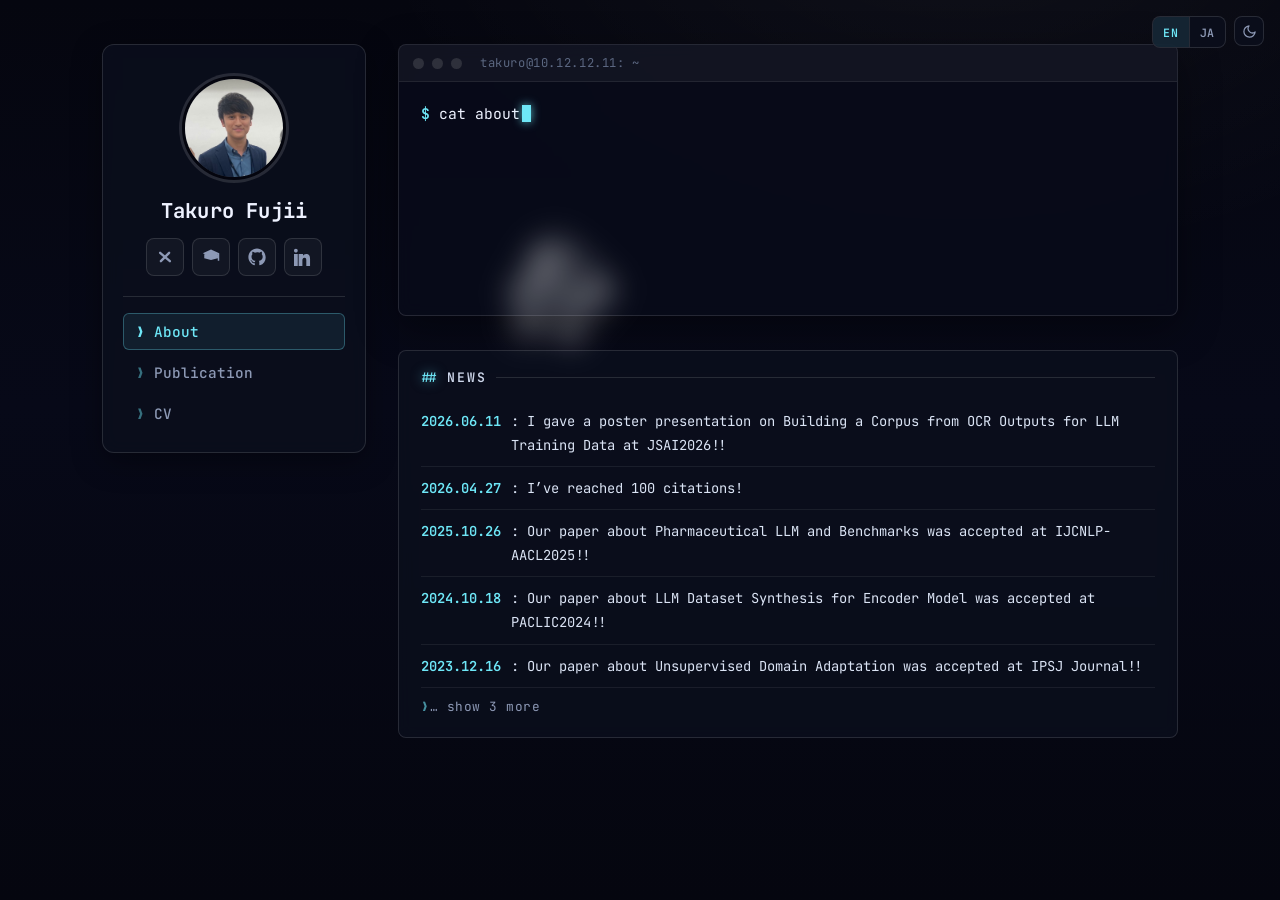
<file: index.html>
<!doctype html>
<html lang="en">
<head>
	<meta charset="utf-8">
	<meta name="viewport" content="width=device-width,initial-scale=1">
	<title>Takuro Fujii</title>
	<meta name="description" content="Takuro Fujii — AI researcher / system engineer. NLP and LLM dataset synthesis.">
	<meta name="theme-color" content="#04050e">
	<link rel="icon" href="data:image/svg+xml,%3Csvg xmlns='http://www.w3.org/2000/svg' viewBox='0 0 100 100'%3E%3Ctext y='0.9em' font-size='90'%3E%F0%9F%AA%90%3C/text%3E%3C/svg%3E">
	<link rel="preconnect" href="https://fonts.googleapis.com">
	<link rel="preconnect" href="https://fonts.gstatic.com" crossorigin>
	<link href="https://fonts.googleapis.com/css2?family=JetBrains+Mono:ital,wght@0,300;0,400;0,500;0,600;0,700;1,400&family=M+PLUS+1+Code:wght@400;500;700&display=swap" rel="stylesheet">
	<link rel="stylesheet" href="styles.css?v=20260629b">
	<script>
	/* テーマ（dark/light）と言語（en/ja）を描画前に適用。URL の ?theme= / ?lang= でも指定可能 */
	(function(){
		var d=document.documentElement;d.classList.add('js');
		var q=new URLSearchParams(location.search);
		var theme=q.get('theme'),lang=q.get('lang');
		try{
			theme=theme||localStorage.getItem('site-theme');
			lang=lang||localStorage.getItem('site-lang');
		}catch(e){}
		if(theme==='light')d.classList.add('light');
		if(lang==='ja'){d.classList.add('lang-ja');d.lang='ja';}
	})();
	</script>
</head>
<body>
	<div class="site">
		<aside class="sidebar" aria-label="サイトナビゲーション">
			<div id="shared-sidebar"></div>
		</aside>

		<main class="content">

			<section class="terminal about" id="about" aria-label="About Me">
				<div class="terminal-bar">
					<span class="t-dot t-red"></span>
					<span class="t-dot t-yellow"></span>
					<span class="t-dot t-green"></span>
					<span class="terminal-title">takuro@10.12.12.11: ~</span>
				</div>
				<div class="terminal-body">
					<p class="term-line" hidden><span class="t-prompt">$&nbsp;</span><span class="t-cmd" data-cmd="cat about_me.md"></span></p>
					<div class="type-target">
						<h4><span lang="en">About Me</span><span lang="ja">自己紹介</span></h4>
						<p lang="en">
						I develop and research AI/LLM in <a href="https://www.rd.ntt/organization/laboratory/" target="_blank" rel="noopener">NTT Human Informatics Laboratories, NTT, Inc.</a> .
						My recent research topics lie in deep learning about Neural Language Processing, in particular, LLM dataset synthesis.
						I obtained my Master's degrees from Yokohama National University in 2024, under the supervision of <a href="https://researchmap.jp/hamagami" target="_blank" rel="noopener">Prof. Tomoki Hamagami</a>.
						</p>
						<p lang="ja">
						<a href="https://www.rd.ntt/organization/laboratory/" target="_blank" rel="noopener">NTT人間情報研究所（NTT株式会社）</a>にて、AI/LLMの研究開発に取り組んでいます。
						最近興味のある研究テーマは自然言語処理、特にLLMによるデータセット合成です。
						2024年に横浜国立大学にて<a href="https://researchmap.jp/hamagami" target="_blank" rel="noopener">濱上知樹教授</a>の指導のもと修士号を取得しました。
						</p>
					</div>
				</div>
			</section>

			<section class="news" aria-label="News">
				<h4><span lang="en">News</span><span lang="ja">ニュース</span></h4>
				<ul>
				<li lang="en"><span class="news-date">2026.06.11</span>: I gave a poster presentation on Building a Corpus from OCR Outputs for LLM Training Data at JSAI2026!!</li>
				<li lang="ja"><span class="news-date">2026.06.11</span>: JSAI2026にてLLM学習データのためのOCR出力コーパス化に関するポスター発表を行いました!!</li>
				<li lang="en"><span class="news-date">2026.04.27</span>: I’ve reached 100 citations!</li>
				<li lang="ja"><span class="news-date">2026.04.27</span>: 被引用数が100件に到達しました!</li>
				<li lang="en"><span class="news-date">2025.10.26</span>: Our paper about Pharmaceutical LLM and Benchmarks was accepted at IJCNLP-AACL2025!!</li>
				<li lang="ja"><span class="news-date">2025.10.26</span>: 製薬LLMとベンチマークに関する論文がIJCNLP-AACL2025に採択されました!!</li>
				<li lang="en"><span class="news-date">2024.10.18</span>: Our paper about LLM Dataset Synthesis for Encoder Model was accepted at PACLIC2024!!</li>
				<li lang="ja"><span class="news-date">2024.10.18</span>: エンコーダモデルのためのLLMデータセット合成に関する論文がPACLIC2024に採択されました!!</li>
				<li lang="en"><span class="news-date">2023.12.16</span>: Our paper about Unsupervised Domain Adaptation was accepted at IPSJ Journal!!</li>
				<li lang="ja"><span class="news-date">2023.12.16</span>: 教師なしドメイン適応に関する論文が情報処理学会論文誌に採択されました!!</li>
				<li lang="en"><span class="news-date">2023.11.29</span>: Our paper about Video Transformer Model for Sperm Assessment was accepted at WACV2024!!</li>
				<li lang="ja"><span class="news-date">2023.11.29</span>: 精子評価のための動画Transformerモデル構築に関する論文がWACV2024に採択されました!!</li>
				<li lang="en"><span class="news-date">2023.08.11</span>: Our paper about Text-based Person ReID was accepted at ICCV Workshop!!</li>
				<li lang="ja"><span class="news-date">2023.08.11</span>: テキストベース人物再同定に関する論文がICCVワークショップに採択されました!!</li>
				<li lang="en"><span class="news-date">2023.06.09</span>: Our paper about BERT Tokenizer Analysis was accepted at ACL Student Research Workshop!!</li>
				<li lang="ja"><span class="news-date">2023.06.09</span>: BERTトークナイザの分析に関する論文がACL Student Research Workshopに採択されました!!</li>
				</ul>
			</section>

		</main>
	</div>

	<script src="./includes.js?v=20260629b"></script>
</body>
</html>
</file>
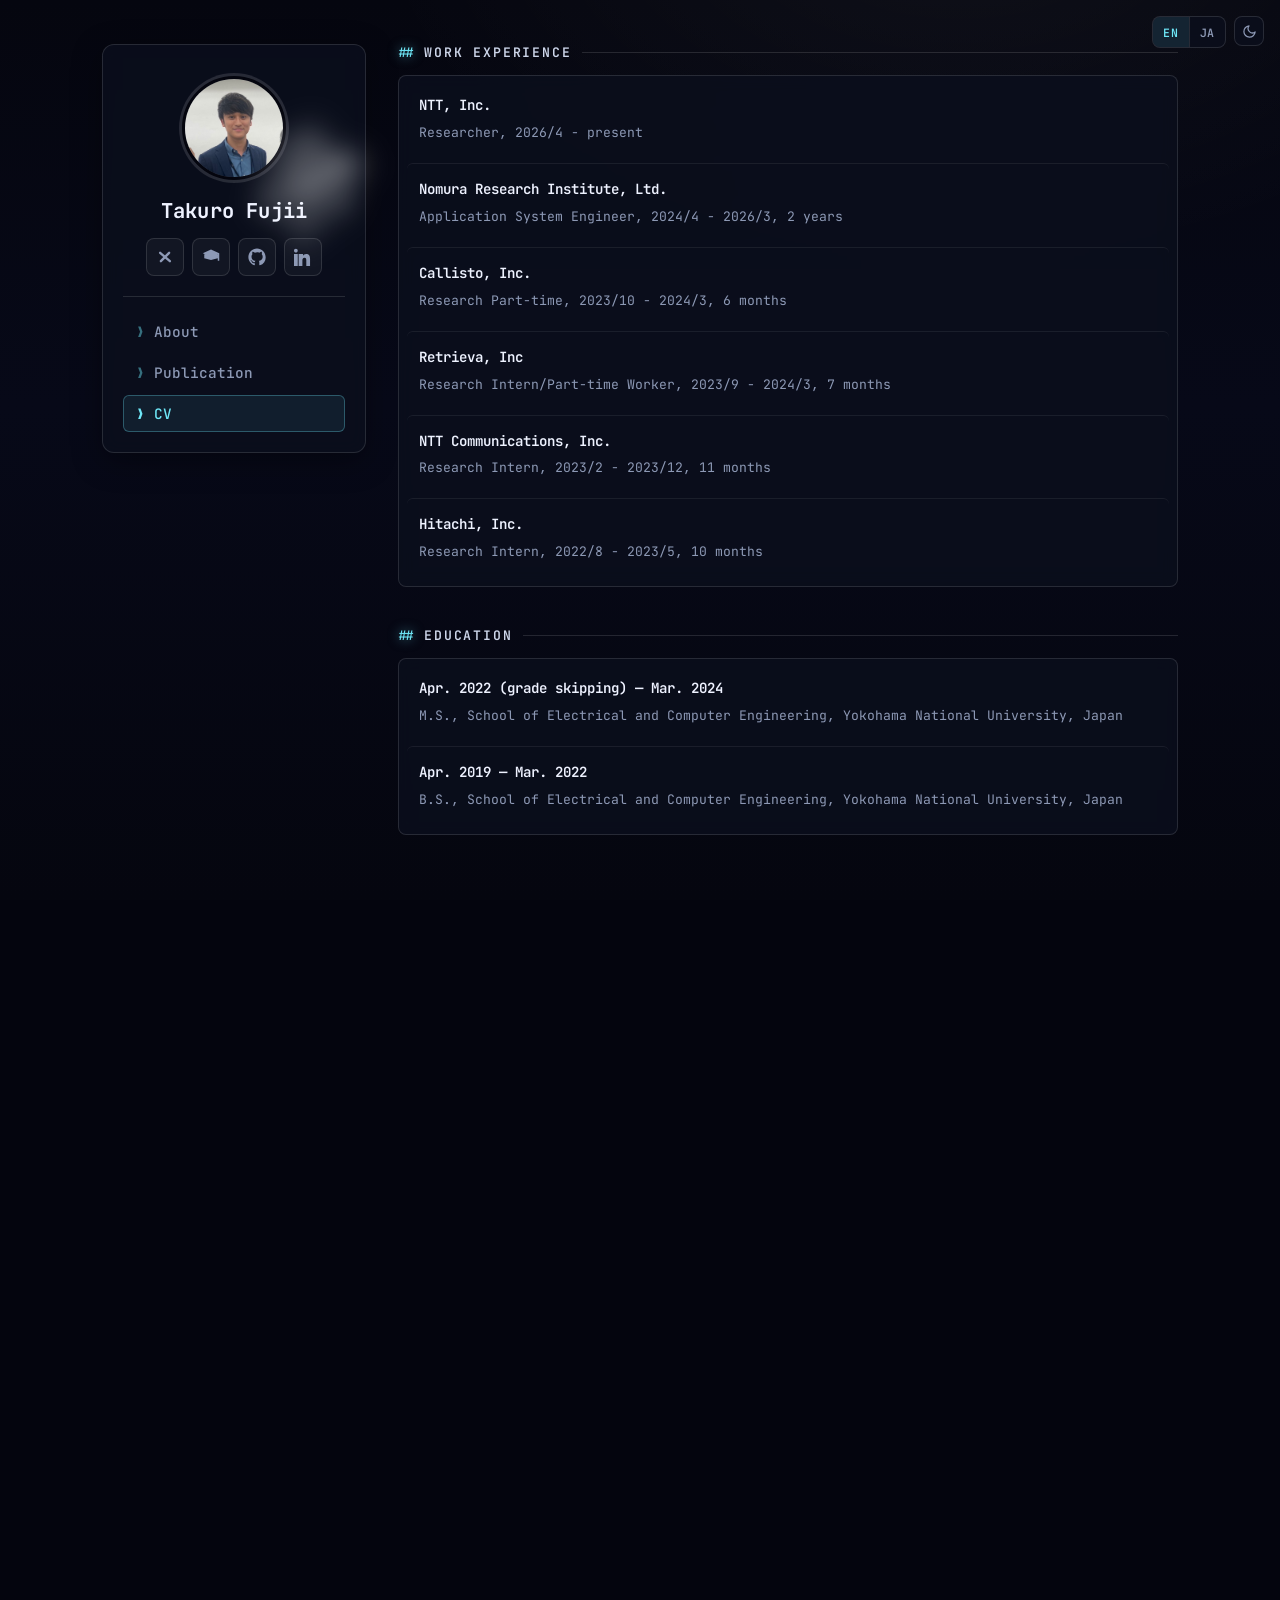
<file: cv.html>
<!doctype html>
<html lang="en">
<head>
  <meta charset="utf-8">
  <meta name="viewport" content="width=device-width,initial-scale=1">
  <!-- iOS 等の電話/日付自動検出を抑止 -->
  <meta name="format-detection" content="telephone=no">
  <title>CV — Takuro Fujii</title>
  <meta name="theme-color" content="#04050e">
  <link rel="icon" href="data:image/svg+xml,%3Csvg xmlns='http://www.w3.org/2000/svg' viewBox='0 0 100 100'%3E%3Ctext y='0.9em' font-size='90'%3E%F0%9F%AA%90%3C/text%3E%3C/svg%3E">
  <link rel="preconnect" href="https://fonts.googleapis.com">
  <link rel="preconnect" href="https://fonts.gstatic.com" crossorigin>
  <link href="https://fonts.googleapis.com/css2?family=JetBrains+Mono:ital,wght@0,300;0,400;0,500;0,600;0,700;1,400&family=M+PLUS+1+Code:wght@400;500;700&display=swap" rel="stylesheet">
  <link rel="stylesheet" href="styles.css?v=20260629b">
  <script>
  /* テーマ（dark/light）と言語（en/ja）を描画前に適用。URL の ?theme= / ?lang= でも指定可能 */
  (function(){
    var d=document.documentElement;d.classList.add('js');
    var q=new URLSearchParams(location.search);
    var theme=q.get('theme'),lang=q.get('lang');
    try{
      theme=theme||localStorage.getItem('site-theme');
      lang=lang||localStorage.getItem('site-lang');
    }catch(e){}
    if(theme==='light')d.classList.add('light');
    if(lang==='ja'){d.classList.add('lang-ja');d.lang='ja';}
  })();
  </script>
</head>
<body>
  <div class="site">
    <aside class="sidebar" aria-label="サイトナビゲーション">
      <div id="shared-sidebar"></div>
    </aside>

    <main class="content">

      <section class="cv">

        <h4><span lang="en">Work Experience</span><span lang="ja">職歴</span></h4>
        <div class="cv-box">

          <div class="cv-item">
            <p class="cv-period" lang="en">NTT, Inc.</p>
            <p class="cv-period" lang="ja">NTT株式会社</p>
            <p class="cv-role" lang="en">Researcher, <span class="no-detect">2026/4 - present</span></p>
            <p class="cv-role" lang="ja">研究員, <span class="no-detect">2026/4 - 現在</span></p>
          </div>

          <div class="cv-item">
            <p class="cv-period" lang="en">Nomura Research Institute, Ltd.</p>
            <p class="cv-period" lang="ja">株式会社野村総合研究所</p>
            <p class="cv-role" lang="en">Application System Engineer, <span class="no-detect">2024/4 - 2026/3</span>, 2 years</p>
            <p class="cv-role" lang="ja">アプリケーションシステムエンジニア, <span class="no-detect">2024/4 - 2026/3</span>, 2年</p>
          </div>

          <div class="cv-item">
            <p class="cv-period" lang="en">Callisto, Inc.</p>
            <p class="cv-period" lang="ja">カリスト株式会社</p>
            <p class="cv-role" lang="en">Research Part-time, <span class="no-detect">2023/10 - 2024/3</span>, 6 months</p>
            <p class="cv-role" lang="ja">研究アルバイト, <span class="no-detect">2023/10 - 2024/3</span>, 6ヶ月</p>
          </div>

          <div class="cv-item">
            <p class="cv-period" lang="en">Retrieva, Inc</p>
            <p class="cv-period" lang="ja">株式会社レトリバ</p>
            <p class="cv-role" lang="en">Research Intern/Part-time Worker, <span class="no-detect">2023/9 - 2024/3</span>, 7 months</p>
            <p class="cv-role" lang="ja">研究インターン・アルバイト, <span class="no-detect">2023/9 - 2024/3</span>, 7ヶ月</p>
          </div>

          <div class="cv-item">
            <p class="cv-period" lang="en">NTT Communications, Inc.</p>
            <p class="cv-period" lang="ja">NTTコミュニケーションズ株式会社</p>
            <p class="cv-role" lang="en">Research Intern, <span class="no-detect">2023/2 - 2023/12</span>, 11 months</p>
            <p class="cv-role" lang="ja">研究インターン, <span class="no-detect">2023/2 - 2023/12</span>, 11ヶ月</p>
          </div>

          <div class="cv-item">
            <p class="cv-period" lang="en">Hitachi, Inc.</p>
            <p class="cv-period" lang="ja">株式会社日立製作所</p>
            <p class="cv-role" lang="en">Research Intern, <span class="no-detect">2022/8 - 2023/5</span>, 10 months</p>
            <p class="cv-role" lang="ja">研究インターン, <span class="no-detect">2022/8 - 2023/5</span>, 10ヶ月</p>
          </div>

        </div>

        <h4><span lang="en">Education</span><span lang="ja">学歴</span></h4>
        <div class="cv-box">

          <div class="cv-item">
            <p class="cv-period" lang="en"><span class="no-detect">Apr. 2022</span> (grade skipping) — <span class="no-detect">Mar. 2024</span></p>
            <p class="cv-period" lang="ja"><span class="no-detect">2022年4月</span>（飛び入学）— <span class="no-detect">2024年3月</span></p>
            <p class="cv-role" lang="en">M.S., School of Electrical and Computer Engineering, Yokohama National University, Japan</p>
            <p class="cv-role" lang="ja">修士号, 電気・コンピュータ工学, 横浜国立大学（日本）</p>
          </div>

          <div class="cv-item">
            <p class="cv-period" lang="en"><span class="no-detect">Apr. 2019</span> — <span class="no-detect">Mar. 2022</span></p>
            <p class="cv-period" lang="ja"><span class="no-detect">2019年4月</span> — <span class="no-detect">2022年3月</span></p>
            <p class="cv-role" lang="en">B.S., School of Electrical and Computer Engineering, Yokohama National University, Japan</p>
            <p class="cv-role" lang="ja">学士号, 電気・コンピュータ工学, 横浜国立大学（日本）</p>
          </div>
        </div>

        <h4><span lang="en">Certifications</span><span lang="ja">資格</span></h4>
        <div class="cv-box">

          <div class="cv-item">
            <p class="cv-period" lang="en">Applied Information Technology Engineer Examination</p>
            <p class="cv-period" lang="ja">応用情報技術者試験</p>
            <p class="cv-role" lang="en">passed in <span class="no-detect">2024/12</span>.</p>
            <p class="cv-role" lang="ja"><span class="no-detect">2024/12</span> 合格</p>
          </div>

          <div class="cv-item">
            <p class="cv-period" lang="en">The 2nd Grade Official Bookkeeping Examination (JCCI)</p>
            <p class="cv-period" lang="ja">日商簿記検定2級</p>
            <p class="cv-role" lang="en">passed in <span class="no-detect">2024/08</span>.</p>
            <p class="cv-role" lang="ja"><span class="no-detect">2024/08</span> 合格</p>
          </div>
        </div>

        <h4><span lang="en">Skills</span><span lang="ja">スキル</span></h4>
        <div class="cv-box">

          <div class="cv-item">
            <p class="cv-period" lang="en">Programming Languages</p>
            <p class="cv-period" lang="ja">プログラミング言語</p>
            <p class="cv-role">Shell, Python, HTML/CSS, Java Script, JSP, Java（Spring Boot）, Node.js</p>
          </div>

          <div class="cv-item">
            <p class="cv-period" lang="en">Frameworks/Libraries</p>
            <p class="cv-period" lang="ja">フレームワーク・ライブラリ</p>
            <p class="cv-role">Deep Learning with PyTorch, transformers, TensorFlow, scikit-learn, NumPy, OpenCV, ...</p>
          </div>

        </div>

        <h4><span lang="en">Activities</span><span lang="ja">活動</span></h4>
        <div class="cv-box">

          <div class="cv-item">
            <p class="cv-period" lang="en">2nd GENIAC Project</p>
            <p class="cv-period" lang="ja">GENIAC 第2期</p>
            <p class="cv-role" lang="en">The phase 2 of GENIAC (Generative AI Accelerator Challenge), The Project of Ministry of Economy, Trade and Industry</p>
            <p class="cv-role" lang="ja">GENIAC（Generative AI Accelerator Challenge）第2期, 経済産業省のプロジェクト</p>
          </div>

          <div class="cv-item">
            <p class="cv-period" lang="en">MIRU Young Researcher's Program</p>
            <p class="cv-period" lang="ja">MIRU若手プログラム</p>
            <p class="cv-role" lang="en">The 26th Meeting on Image Recognition and Understanding (MIRU2023)</p>
            <p class="cv-role" lang="ja">第26回 画像の認識・理解シンポジウム（MIRU2023）</p>
          </div>
        </div>

        <h4><span lang="en">Related Projects</span><span lang="ja">関係したプロジェクト</span></h4>
        <div class="cv-box">

          <div class="cv-item">
            <p class="cv-period" lang="en"><a href="https://group.ntt/jp/newsrelease/2026/11/12/261112a.html" target="_blank" rel="noopener">Established a technique for tuning LLMs to acquire specific expertise from small amounts of data — making it easier to provide customized tsuzumi with business-specific knowledge</a></p>
            <p class="cv-period" lang="ja"><a href="https://group.ntt/jp/newsrelease/2026/11/12/261112a.html" target="_blank" rel="noopener">少量データから特定の専門性を有したLLMにチューニングする技術を確立 ～業務固有の知識を持った個社オリジナルのtsuzumiをもっと容易に提供～</a></p>
            <p class="cv-role" lang="en">NTT Press Release (in Japanese), <span class="no-detect">2026/11/12</span></p>
            <p class="cv-role" lang="ja">NTTニュースリリース, <span class="no-detect">2026/11/12</span></p>
          </div>

        </div>

        <h4><span lang="en">Articles</span><span lang="ja">テックブログ</span></h4>
        <div class="cv-box">

          <div class="cv-item">
            <p class="cv-period" lang="en"><a href="https://zenn.dev/eques/articles/e415fe4d28e9d1">Japanese Pharmaceutical LLM and Benchmarks</a></p>
            <p class="cv-period" lang="ja"><a href="https://zenn.dev/eques/articles/e415fe4d28e9d1">日本語薬学LLMとベンチマーク</a></p>
            <p class="cv-role" lang="en">GENIAC Project Report</p>
            <p class="cv-role" lang="ja">GENIACプロジェクト報告</p>
          </div>

          <div class="cv-item">
            <p class="cv-period" lang="en"><a href="https://note.com/retrieva/n/nbd2e342f91b5">Pseudo Training Data Generation using LLM</a></p>
            <p class="cv-period" lang="ja"><a href="https://note.com/retrieva/n/nbd2e342f91b5">LLMによる擬似学習データ生成</a></p>
            <p class="cv-role" lang="en">Internship Report at Retrieva Inc.</p>
            <p class="cv-role" lang="ja">株式会社レトリバ インターンシップ報告</p>
          </div>

          <div class="cv-item">
            <p class="cv-period" lang="en"><a href="https://note.com/retrieva/n/nac940528b4b3">Inference Time Validation of Japanese LLM</a></p>
            <p class="cv-period" lang="ja"><a href="https://note.com/retrieva/n/nac940528b4b3">日本語LLMの推論時間検証</a></p>
            <p class="cv-role" lang="en">Internship Report at Retrieva Inc.</p>
            <p class="cv-role" lang="ja">株式会社レトリバ インターンシップ報告</p>
          </div>
        </div>

        <h4><span lang="en">Models and Datasets</span><span lang="ja">モデル・データセット</span></h4>
        <div class="cv-box">

          <div class="cv-item">
            <p class="cv-period">JpharmaBench</p>
            <p class="cv-period" lang="en">・<a href="https://huggingface.co/datasets/EQUES/Nayose-Bench-Instruction">The Entity Resolution Dataset in the Pharmaceutical Domain (Instruction Type)</a></p>
            <p class="cv-period" lang="ja">・<a href="https://huggingface.co/datasets/EQUES/Nayose-Bench-Instruction">薬学ドメインの名寄せデータセット（Instruction形式）</a></p>
            <p class="cv-period" lang="en">・<a href="https://huggingface.co/datasets/EQUES/Nayose-Bench-QA">The Entity Resolution Dataset in the Pharmaceutical Domain (five-choices QA Type)</a></p>
            <p class="cv-period" lang="ja">・<a href="https://huggingface.co/datasets/EQUES/Nayose-Bench-QA">薬学ドメインの名寄せデータセット（5択QA形式）</a></p>
          </div>

          <div class="cv-item">
            <p class="cv-period">JpharmaBERT</p>
            <p class="cv-period">・<a href="https://huggingface.co/EQUES/jpharma-bert-large">jpharma-bert-large</a></p>
            <p class="cv-period">・<a href="https://huggingface.co/EQUES/jpharma-bert-base">jpharma-bert-base</a></p>
          </div>
        </div>

        <h4><span lang="en">Grants</span><span lang="ja">助成・奨学金</span></h4>
        <div class="cv-box">

          <div class="cv-item">
            <p class="cv-period" lang="en">・ACL SRW 2023 Student Travel Grant, (2023,7)</p>
            <p class="cv-period" lang="ja">・ACL SRW 2023 学生渡航助成（2023年7月）</p>
            <p class="cv-period" lang="en">・Type 1 Scholarship of Japan Student Services Organization (JASSO), half exemption (2024,7)</p>
            <p class="cv-period" lang="ja">・日本学生支援機構（JASSO）第一種奨学金, 半額返還免除（2024年7月）</p>
          </div>

        </div>

        <h4><span lang="en">Contact</span><span lang="ja">連絡先</span></h4>
        <div class="cv-box">

          <div class="cv-item">
            <p class="cv-period">Email: tkr.fujii.ynu@gmail.com</p>
          </div>

        </div>

      </section>
    </main>
  </div>

  <script src="./includes.js?v=20260629b"></script>
</body>
</html>
</file>
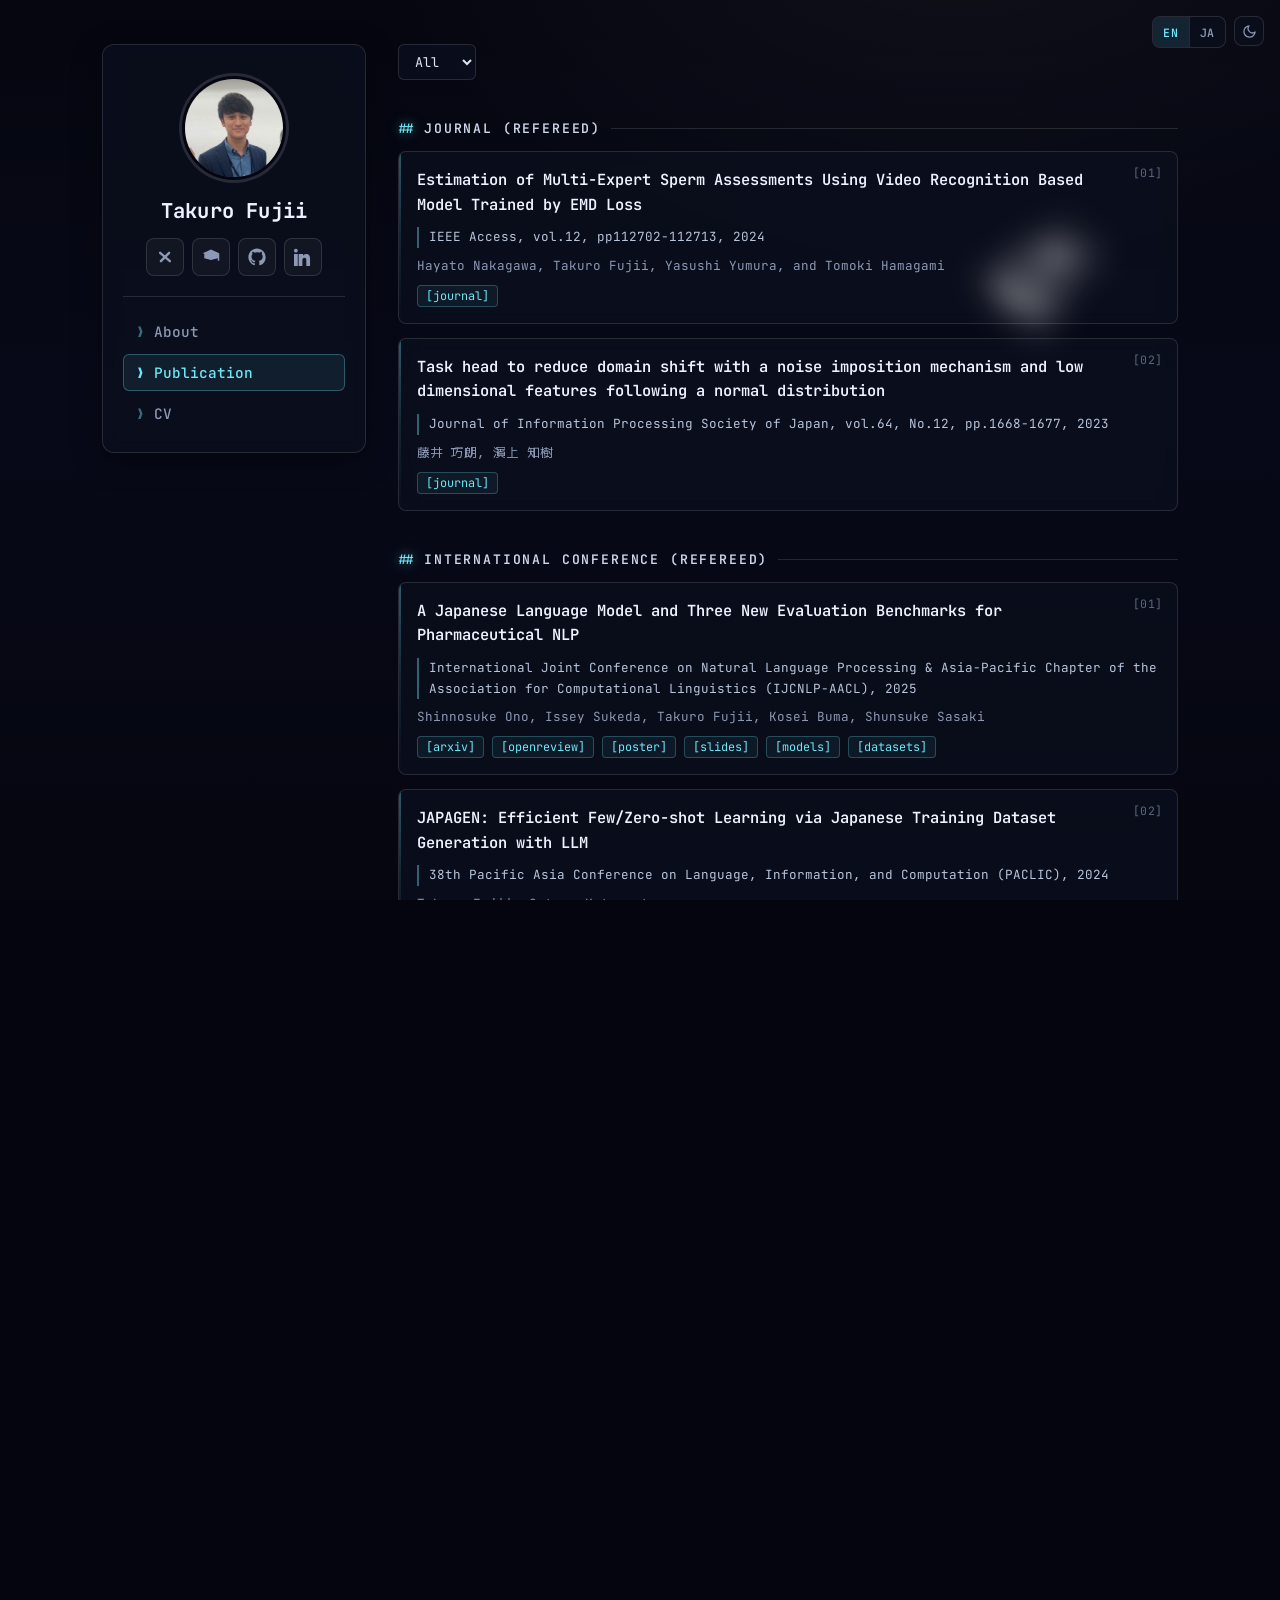
<file: publication.html>
<!doctype html>
<html lang="en">
<head>
  <meta charset="utf-8">
  <meta name="viewport" content="width=device-width,initial-scale=1">
  <title>Publication — Takuro Fujii</title>
  <meta name="theme-color" content="#04050e">
  <link rel="icon" href="data:image/svg+xml,%3Csvg xmlns='http://www.w3.org/2000/svg' viewBox='0 0 100 100'%3E%3Ctext y='0.9em' font-size='90'%3E%F0%9F%AA%90%3C/text%3E%3C/svg%3E">
  <link rel="preconnect" href="https://fonts.googleapis.com">
  <link rel="preconnect" href="https://fonts.gstatic.com" crossorigin>
  <link href="https://fonts.googleapis.com/css2?family=JetBrains+Mono:ital,wght@0,300;0,400;0,500;0,600;0,700;1,400&family=M+PLUS+1+Code:wght@400;500;700&display=swap" rel="stylesheet">
  <link rel="stylesheet" href="styles.css?v=20260629b">
  <script>
  /* テーマ（dark/light）と言語（en/ja）を描画前に適用。URL の ?theme= / ?lang= でも指定可能 */
  (function(){
    var d=document.documentElement;d.classList.add('js');
    var q=new URLSearchParams(location.search);
    var theme=q.get('theme'),lang=q.get('lang');
    try{
      theme=theme||localStorage.getItem('site-theme');
      lang=lang||localStorage.getItem('site-lang');
    }catch(e){}
    if(theme==='light')d.classList.add('light');
    if(lang==='ja'){d.classList.add('lang-ja');d.lang='ja';}
  })();
  </script>
</head>
<body>
  <div class="site">
    <aside class="sidebar" aria-label="サイトナビゲーション">
      <div id="shared-sidebar"></div>
    </aside>

    <main class="content">

      <section class="publications">

        <h4><span lang="en">Journal (Refereed)</span><span lang="ja">論文誌（査読あり）</span></h4>

        <div class="pub-grid">

          <article class="publication-item">
            <h3 class="pub-title">Estimation of Multi-Expert Sperm Assessments Using Video Recognition Based Model Trained by EMD Loss</h3>
            <p class="pub-meta"><em>IEEE Access, vol.12, pp112702-112713, 2024</em></p>
            <p class="pub-meta">Hayato Nakagawa, Takuro Fujii, Yasushi Yumura, and Tomoki Hamagami</p>
            <p class="pub-links">
              <a href="https://ieeexplore.ieee.org/document/10634459" class="pub-link">[journal]</a>
            </p>
          </article>

          <article class="publication-item">
            <h3 class="pub-title" lang="en">Task head to reduce domain shift with a noise imposition mechanism and low dimensional features following a normal distribution</h3>
            <h3 class="pub-title" lang="ja">正規分布に従う低次元特徴とノイズ付与機構によるドメインシフト低減のためのタスクヘッド</h3>
            <p class="pub-meta" lang="en"><em>Journal of Information Processing Society of Japan, vol.64, No.12, pp.1668-1677, 2023</em></p>
            <p class="pub-meta" lang="ja"><em>情報処理学会論文誌, vol.64, No.12, pp.1668-1677, 2023</em></p>
            <p class="pub-meta">藤井 巧朗, 濱上 知樹</p>
            <p class="pub-links">
              <a href="https://ipsj.ixsq.nii.ac.jp/records/231557" class="pub-link">[journal]</a>
            </p>
          </article>
        </div>

        <h4><span lang="en">International Conference (Refereed)</span><span lang="ja">国際会議（査読あり）</span></h4>
        <div class="pub-grid">
          <article class="publication-item">
            <h3 class="pub-title">A Japanese Language Model and Three New Evaluation Benchmarks for Pharmaceutical NLP</h3>
            <p class="pub-meta"><em>International Joint Conference on Natural Language Processing & Asia-Pacific Chapter of the Association for Computational Linguistics (IJCNLP-AACL), 2025</em></p>
            <p class="pub-meta">Shinnosuke Ono, Issey Sukeda, Takuro Fujii, Kosei Buma, Shunsuke Sasaki</p>
            <p class="pub-links">
              <a href="https://arxiv.org/abs/2505.16661" class="pub-link">[arxiv]</a>
              <a href="https://openreview.net/forum?id=uH58n60VzG" class="pub-link">[openreview]</a>
              <a href="./doc/AACL2025_main-152_poster.pdf" class="pub-link">[poster]</a>
              <a href="./doc/AACL2025_main-152_slides.pdf" class="pub-link">[slides]</a>
              <a href="https://huggingface.co/collections/EQUES/jpharmatron" class="pub-link">[models]</a>
              <a href="https://huggingface.co/collections/EQUES/jpharmabench" class="pub-link">[datasets]</a>
            </p>
          </article>

          <article class="publication-item">
            <h3 class="pub-title">JAPAGEN: Efficient Few/Zero-shot Learning via Japanese Training Dataset Generation with LLM</h3>
            <p class="pub-meta"><em>38th Pacific Asia Conference on Language, Information, and Computation (PACLIC), 2024</em></p>
            <p class="pub-meta">Takuro Fujii, Satoru Katsumata</p>
            <p class="pub-links">
              <a href="https://arxiv.org/abs/2412.06738" class="pub-link">[arxiv]</a>
              <a href="https://aclanthology.org/2024.paclic-1.65/" class="pub-link">[acl anthology]</a>
              <a href="./doc/PACLIP38_main_slides.pdf" class="pub-link">[slide]</a>
              <a href="https://github.com/retrieva/JapaGen" class="pub-link">[github]</a>
            </p>
          </article>

          <article class="publication-item">
            <h3 class="pub-title">Automated Sperm Assessment Framework and Neural Network Specialized for Sperm Video Recognition</h3>
            <p class="pub-meta"><em>IEEE/CVF Winter Conference on Applications of Computer Vision (WACV), 2024, Application Track</em></p>
            <p class="pub-meta">Takuro Fujii, Hayato Nakagawa, Teppei Takeshima, Yasushi Yumura, Tomoki Hamagami</p>
            <p class="pub-links">
              <a href="https://arxiv.org/abs/2311.05927" class="pub-link">[arxiv]</a>
              <a href="https://openaccess.thecvf.com/content/WACV2024/html/Fujii_Automated_Sperm_Assessment_Framework_and_Neural_Network_Specialized_for_Sperm_WACV_2024_paper.html" class="pub-link">[thecvf]</a>
              <a href="./doc/WACV2024_main_poster.pdf" class="pub-link">[poster]</a>
              <a href="https://github.com/FTKR12/RoSTFine" class="pub-link">[github]</a>
            </p>
          </article>

          <article class="publication-item">
            <h3 class="pub-title">BiLMa: Bidirectional Local-Matching for Text-based Person Re-identification</h3>
            <p class="pub-meta"><em>IEEE/CVF International Conference on Computer Vision (ICCV), 2023: 5th Workshop on Closing the Loop between Vision and Language (ICCV-CLVL 2023), archival track</em></p>
            <p class="pub-meta">Takuro Fujii, Shuhei Tarashima</p>
            <p class="pub-links">
              <a href="https://arxiv.org/abs/2309.04675" class="pub-link">[arxiv]</a>
              <a href="https://openaccess.thecvf.com/content/ICCV2023W/CLVL/html/Fujii_BiLMa_Bidirectional_Local-Matching_for_Text-based_Person_Re-identification_ICCVW_2023_paper.html" class="pub-link">[thecvf]</a>
              <a href="./doc/ICCV2023_workshop_poster.pdf" class="pub-link">[poster]</a>
            </p>
          </article>

          <article class="publication-item">
            <h3 class="pub-title">How do different tokenizers perform on downstream tasks in scriptio continua languages?: A case study in Japanese</h3>
            <p class="pub-meta"><em>The 61st Annual Meeting of Association for Computertational Linguistics: Student Research Workshop (ACL-SRW 2023)</em></p>
            <p class="pub-meta">Takuro Fujii, Koki Shibata, Atsuki Yamaguchi, Terufumi Morishita and Yasuhiro Sogawa</p>
            <p class="pub-links">
              <a href="https://arxiv.org/abs/2306.09572" class="pub-link">[arxiv]</a>
              <a href="https://aclanthology.org/2023.acl-srw.5/" class="pub-link">[acl anthology]</a>
              <a href="./doc/ACL2023_workshop_poster.pdf" class="pub-link">[poster]</a>
              <a href="https://github.com/hitachi-nlp/compare-ja-tokenizer" class="pub-link">[github]</a>
            </p>
          </article>

        </div>

        <h4><span lang="en">Domestic Conference (Non-Refereed)</span><span lang="ja">国内会議（査読なし）</span></h4>
        <div class="pub-grid">
          <article class="publication-item">
            <h3 class="pub-title" lang="en">Investigation to generate synthetic training data by LLM on Japanese tasks</h3>
            <h3 class="pub-title" lang="ja">日本語タスクにおけるLLMを用いた疑似学習データ生成の検討</h3>
            <p class="pub-meta" lang="en"><em>30th Annual Meeting of Language Processing Society of Japan (NLP), 2024</em></p>
            <p class="pub-meta" lang="ja"><em>言語処理学会第30回年次大会（NLP2024）</em></p>
            <p class="pub-meta">藤井 巧朗, 勝又 智</p>
          </article>

          <article class="publication-item">
            <h3 class="pub-title" lang="en">Cross Modal Person Re-identification based on Joint Optimization of MLM and MIM</h3>
            <h3 class="pub-title" lang="ja">MLMとMIMの同時最適化に基づくクロスモーダル人物再同定</h3>
            <p class="pub-meta" lang="en"><em>Vision Engineering Workshop (ViEW), Japan Society for Precision Engineering, 2023</em></p>
            <p class="pub-meta" lang="ja"><em>ビジョン技術の実利用ワークショップ（ViEW）, 精密工学会, 2023</em></p>
            <p class="pub-meta">藤井 巧朗, 田良島 周平</p>
          </article>

          <article class="publication-item">
            <h3 class="pub-title" lang="en">VisionTransformer and its Extensions for Advanced Medical Imaging Support</h3>
            <h3 class="pub-title" lang="ja">高度医用画像支援のためのVision Transformerとその拡張</h3>
            <p class="pub-meta" lang="en"><em>System/Control Joint Workshop, Division C, The Institute of Electrical Engineers of Japan (IEEJ), 2023</em></p>
            <p class="pub-meta" lang="ja"><em>システム・制御合同研究会, 電気学会C部門, 2023</em></p>
            <p class="pub-meta">濱上 知樹, 藤井 巧朗, 王 夢雨</p>
          </article>

          <article class="publication-item">
            <h3 class="pub-title" lang="en">Two LLMs are better than one</h3>
            <h3 class="pub-title" lang="ja">3言語モデル寄れば文殊の知恵</h3>
            <p class="pub-meta" lang="en"><em>18th Symposium of Young Researcher Association for NLP Studies Committee (YANS) Honorable Mention, 2023</em></p>
            <p class="pub-meta" lang="ja"><em>NLP若手の会（YANS）第18回シンポジウム, 奨励賞, 2023</em></p>
            <p class="pub-meta">稲葉 達郎, 藤井 巧朗, 小原 涼馬, 柴田 幸輝</p>
          </article>

          <article class="publication-item">
            <h3 class="pub-title" lang="en">Do Different Japanese Tokenizers perform on downstream tasks?</h3>
            <h3 class="pub-title" lang="ja">日本語トークナイザの違いは下流タスク性能に影響を与えるか</h3>
            <p class="pub-meta" lang="en"><em>29th Annual Meeting of Language Processing Society of Japan (NLP), 2023</em></p>
            <p class="pub-meta" lang="ja"><em>言語処理学会第29回年次大会（NLP2023）</em></p>
            <p class="pub-meta">藤井 巧朗, 柴田 幸輝, 山口 篤季, 十河 泰弘</p>
          </article>

          <article class="publication-item">
            <h3 class="pub-title" lang="en">Analysis for Reproductive Support with Deep Learning: How Neural Network Capture the Sperm Image/Video.</h3>
            <h3 class="pub-title" lang="ja">深層モデルを用いた顕微授精支援に向けた分析-深層モデルは精子の動画像をどのように捉えるのか-</h3>
            <p class="pub-meta" lang="en"><em>85th National Convention of Information Processing Society of Japan (IPSJ), 2022</em></p>
            <p class="pub-meta" lang="ja"><em>情報処理学会第85回全国大会, 2022</em></p>
            <p class="pub-meta">藤井 巧朗, 濱上 知樹, 竹島 徹平, 山本 みずき, 上野 寛枝, 湯村 寧</p>
          </article>

          <article class="publication-item">
            <h3 class="pub-title" lang="en">Multi-Source Unsupervised Domain Adaptation using a Language Model and Domain Selection based on Distance Metrics</h3>
            <h3 class="pub-title" lang="ja">言語モデルを用いたマルチソース教師なしドメイン適応と距離指標に基づくドメイン選択</h3>
            <p class="pub-meta" lang="en"><em>21th Forum on Information Technology (FIT), Information Processing Society of Japan (IPSJ), 2022</em></p>
            <p class="pub-meta" lang="ja"><em>第21回情報科学技術フォーラム（FIT）, 情報処理学会, 2022</em></p>
            <p class="pub-meta">藤井 巧朗, 濱上 知樹</p>
          </article>
        </div>

      </section>
    </main>
  </div>

  <script src="./includes.js?v=20260629b"></script>
</body>
</html>
</file>
<file: styles.css>
/* ==========================================================================
   Takuro Fujii — personal site
   Theme: "Cosmic Ink" — 深宇宙 × 水に垂れるインク × ターミナル
   - ダーク（デフォルト）/ ライトの2テーマ（html.light で切替）
   - 英語（デフォルト）/ 日本語の2言語(html.lang-ja で切替)
   - 配色は背景系 + グレー/白 + アクセント1色。ランダム色はインクのみ
   ========================================================================== */

:root{
  --bg-deep:#04050e;
  --bg:#070918;
  --fg:#dbe4f5;
  --muted:#8d99b5;
  --faint:#5b6781;
  --text-strong:#eef2ff;
  --label:#cdd6ea;
  --meta-em:#b9c5db;

  --accent:#6ee7f7;          /* 唯一のアクセントカラー */
  --accent-rgb:110,231,247;
  --link:#6ee7f7;
  --link-hover:#aef4ff;
  --sel-fg:#ffffff;

  --card:rgba(11,14,29,.86);
  --card-hover:rgba(14,18,36,.9);
  --card-border:rgba(255,255,255,.12);
  --card-border-hover:rgba(var(--accent-rgb),.4);
  --term-bg:rgba(9,11,26,.88);
  --opt-bg:#0b0e22;

  --line:rgba(255,255,255,.07);
  --line-strong:rgba(255,255,255,.12);
  --bump:rgba(255,255,255,.04);
  --hover-bg:rgba(255,255,255,.05);

  --shadow-card:0 8px 30px rgba(0,0,0,.35);
  --shadow-term:0 12px 40px rgba(0,0,0,.4);

  --page-bg:
    radial-gradient(1000px 600px at 75% -10%, rgba(255,255,255,.045), transparent 60%),
    linear-gradient(180deg,#05060f,#070918 45%,#05060f);

  --radius:8px;
  --mono:'JetBrains Mono','M PLUS 1 Code',ui-monospace,SFMono-Regular,Menlo,Consolas,'Liberation Mono',monospace;

  color-scheme:dark;
  font-size:16px;
}

/* ---- ライトテーマ ---- */
html.light{
  --bg-deep:#e9edf4;
  --bg:#f4f6fa;
  --fg:#2a3550;
  --muted:#5d6a85;
  --faint:#8a94ab;
  --text-strong:#121d36;
  --label:#3d4c6b;
  --meta-em:#4d5d7a;

  --accent:#0b7490;
  --accent-rgb:11,116,144;
  --link:#0b7490;
  --link-hover:#085c73;
  --sel-fg:#08222e;

  --card:rgba(255,255,255,.86);
  --card-hover:rgba(255,255,255,.97);
  --card-border:rgba(15,25,50,.14);
  --term-bg:rgba(255,255,255,.92);
  --opt-bg:#ffffff;

  --line:rgba(15,25,50,.1);
  --line-strong:rgba(15,25,50,.16);
  --bump:rgba(15,25,50,.05);
  --hover-bg:rgba(15,25,50,.06);

  --shadow-card:0 8px 30px rgba(35,50,90,.12);
  --shadow-term:0 12px 40px rgba(35,50,90,.14);

  --page-bg:
    radial-gradient(1000px 600px at 75% -10%, rgba(20,50,110,.05), transparent 60%),
    linear-gradient(180deg,#e8ecf3,#f6f8fb 45%,#e8ecf3);

  color-scheme:light;
}

/* --------------------------------------------------------------------------
   言語切替（デフォルト EN。html.lang-ja で日本語表示）
   -------------------------------------------------------------------------- */
html.lang-ja [lang="en"]{display:none !important}
html:not(.lang-ja) [lang="ja"]{display:none !important}

/* --------------------------------------------------------------------------
   Base
   -------------------------------------------------------------------------- */
*{box-sizing:border-box}
html{
  background:var(--bg-deep);
  scroll-behavior:smooth;
  scrollbar-color:var(--line-strong) transparent;
  scrollbar-width:thin;
}
html,body{height:100%;max-width:100%;overflow-x:hidden}
body{
  margin:0;
  font-family:var(--mono);
  background:var(--page-bg);
  color:var(--fg);
  -webkit-font-smoothing:antialiased;
  -moz-osx-font-smoothing:grayscale;
}

::selection{background:rgba(var(--accent-rgb),.28);color:var(--sel-fg)}

::-webkit-scrollbar{width:10px;height:10px}
::-webkit-scrollbar-track{background:transparent}
::-webkit-scrollbar-thumb{
  background:var(--line-strong);
  border-radius:8px;
  border:2px solid var(--bg-deep);
}

:focus-visible{outline:2px solid var(--accent);outline-offset:2px;border-radius:4px}

img,iframe,embed,object{max-width:100%;height:auto}

/* 長い語・URL は折り返してレイアウトを崩さない */
.content,.cv-box,.publication-item{
  width:100%;max-width:100%;
  hyphens:auto;-webkit-hyphens:auto;
  word-break:break-word;overflow-wrap:anywhere;
}
.cv-period a,.cv-role a,.publication-item a,.pub-links a{
  word-break:break-word;overflow-wrap:anywhere;
}

[hidden]{display:none !important}

/* --------------------------------------------------------------------------
   Fluid background（JS が .cosmos を body 直下に注入する）
   レイヤー順: 煙シェーダ → 粒状ノイズ
   -------------------------------------------------------------------------- */
.cosmos{
  position:fixed;inset:0;
  z-index:-1;
  overflow:hidden;
  pointer-events:none;
}

/* 流れる液体（WebGL 描画）。低解像度で描いて少しぼかし、滑らかさを出す */
.fluid{
  position:absolute;inset:0;
  width:100%;height:100%;
}

/* WebGL が使えない環境のフォールバック */
.fluid-fallback{
  background:
    radial-gradient(60% 60% at 25% 25%, rgba(76,128,189,.30), rgba(76,128,189,0) 70%),
    radial-gradient(60% 60% at 80% 70%, rgba(30,58,107,.40), rgba(30,58,107,0) 70%),
    linear-gradient(160deg, #06070f, #0b132b 60%, #0a1020);
  filter:none;
}
html.light .fluid-fallback{
  background:
    radial-gradient(60% 60% at 25% 25%, rgba(185,204,230,.55), rgba(185,204,230,0) 70%),
    radial-gradient(60% 60% at 80% 70%, rgba(221,230,242,.6), rgba(221,230,242,0) 70%),
    linear-gradient(160deg, #eef3fa, #dde6f2 60%, #e9edf4);
}

/* タップ／スライドで立ちのぼる白い煙（JS 描画）
   ダーク: screen 合成で発光する煙 / ライト: 通常合成で薄い煙 */
.inkfield{
  position:fixed;inset:0;width:100%;height:100%;
  z-index:5;
  pointer-events:none;
  filter:blur(12px);
  mix-blend-mode:screen;
  opacity:1;
}
html.light .inkfield{mix-blend-mode:normal;opacity:.5}

/* 煙の質感を出す微細な粒状ノイズ */
.grain{
  position:absolute;inset:0;
  background-image:url("data:image/svg+xml,%3Csvg xmlns='http://www.w3.org/2000/svg' width='160' height='160'%3E%3Cfilter id='n'%3E%3CfeTurbulence type='fractalNoise' baseFrequency='0.9' numOctaves='2' stitchTiles='stitch'/%3E%3CfeColorMatrix type='saturate' values='0'/%3E%3C/filter%3E%3Crect width='100%25' height='100%25' filter='url(%23n)'/%3E%3C/svg%3E");
  opacity:.045;
  mix-blend-mode:overlay;
}
html.light .grain{opacity:.06}

/* --------------------------------------------------------------------------
   言語・テーマ切替ドック（JS が body 直下に注入する）
   -------------------------------------------------------------------------- */
.ctrl-dock{
  position:fixed;top:16px;right:16px;z-index:30;
  display:flex;gap:8px;align-items:stretch;
}
.lang-switch{
  display:flex;
  background:var(--card);
  border:1px solid var(--card-border);
  border-radius:8px;
  overflow:hidden;
  backdrop-filter:blur(8px);
  -webkit-backdrop-filter:blur(8px);
}
.lang-btn{
  font-family:var(--mono);
  font-size:.72rem;font-weight:600;letter-spacing:.06em;
  padding:0 10px;height:30px;
  background:transparent;border:0;
  color:var(--muted);
  cursor:pointer;
  transition:color .2s ease,background .2s ease;
}
.lang-btn + .lang-btn{border-left:1px solid var(--card-border)}
.lang-btn:hover{color:var(--accent)}
.lang-btn[aria-pressed="true"]{
  color:var(--accent);
  background:rgba(var(--accent-rgb),.1);
}
.theme-btn{
  display:inline-flex;align-items:center;justify-content:center;
  width:30px;height:30px;
  background:var(--card);
  border:1px solid var(--card-border);
  border-radius:8px;
  color:var(--muted);
  cursor:pointer;
  backdrop-filter:blur(8px);
  -webkit-backdrop-filter:blur(8px);
  transition:color .2s ease,border-color .2s ease;
}
.theme-btn:hover{color:var(--accent);border-color:var(--card-border-hover)}
.theme-btn svg{width:15px;height:15px;display:block}
.theme-btn .icon-sun{display:none}
html.light .theme-btn .icon-sun{display:block}
html.light .theme-btn .icon-moon{display:none}

/* --------------------------------------------------------------------------
   Layout
   -------------------------------------------------------------------------- */
.site{
  min-height:100vh;
  display:grid;
  grid-template-columns:264px minmax(0,1fr);
  gap:32px;
  max-width:1140px;
  margin:0 auto;
  padding:44px 32px 64px;
}

.content{max-width:100%}
.content > * + *{margin-top:34px}

/* --------------------------------------------------------------------------
   Sidebar
   -------------------------------------------------------------------------- */
.sidebar{
  position:sticky;top:36px;
  align-self:start;
  display:flex;flex-direction:column;align-items:center;gap:6px;
  background:var(--card);
  border:1px solid var(--card-border);
  border-radius:12px;
  padding:28px 20px 20px;
  backdrop-filter:blur(8px);
  -webkit-backdrop-filter:blur(8px);
  box-shadow:var(--shadow-card);
}

.profile{display:flex;flex-direction:column;align-items:center;gap:14px;width:100%}
.profile-meta{min-width:0;width:100%;text-align:center}

.avatar-ring{
  padding:3px;
  border-radius:50%;
  background:var(--line-strong);
}
.avatar{
  display:block;
  width:104px;height:104px;
  border-radius:50%;
  border:3px solid var(--bg-deep);
  object-fit:cover;
}

.name{
  margin:0;
  font-size:1.28rem;font-weight:700;letter-spacing:.01em;
  white-space:normal;
  color:var(--text-strong);
}

.social-row{display:flex;gap:8px;justify-content:center;flex-wrap:wrap}
.social-row a{
  display:inline-flex;align-items:center;justify-content:center;
  width:38px;height:38px;border-radius:8px;
  color:var(--muted);
  background:var(--bump);
  border:1px solid var(--line-strong);
  transition:color .25s ease,border-color .25s ease,box-shadow .25s ease;
}
.social-row a svg{width:18px;height:18px;display:block;fill:currentColor}
.social-row a:hover{
  color:var(--accent);
  border-color:rgba(var(--accent-rgb),.45);
  box-shadow:0 0 16px rgba(var(--accent-rgb),.2);
}

.nav{
  display:flex;flex-direction:column;width:100%;gap:4px;
  margin-top:14px;padding-top:16px;
  border-top:1px solid var(--line-strong);
}
.nav a{
  font-size:.9rem;font-weight:500;
  color:var(--muted);text-decoration:none;
  padding:8px 12px;border-radius:6px;
  border:1px solid transparent;
  transition:color .22s ease,background .22s ease,border-color .22s ease;
}
.nav a::before{content:'❯ ';color:var(--accent);opacity:.45;transition:opacity .22s ease}
.nav a:hover{color:var(--text-strong);background:var(--hover-bg);border-color:var(--line-strong)}
.nav a:hover::before{opacity:1}
.nav a[aria-current="page"]{
  color:var(--accent);
  background:rgba(var(--accent-rgb),.08);
  border-color:rgba(var(--accent-rgb),.3);
}
.nav a[aria-current="page"]::before{opacity:1}

/* --------------------------------------------------------------------------
   Content generic
   セクション見出し＝大文字トラッキングの小ラベル（構造を示す）
   -------------------------------------------------------------------------- */
.content h4{
  display:flex;align-items:center;gap:10px;
  margin:40px 0 14px;
  font-size:.82rem;font-weight:600;
  letter-spacing:.14em;
  text-transform:uppercase;
  color:var(--label);
}
.content h4::before{
  content:'##';
  flex:none;
  white-space:nowrap;
  letter-spacing:0;
  color:var(--accent);
  text-shadow:0 0 12px rgba(var(--accent-rgb),.5);
}
.content h4::after{
  content:'';
  flex:1;height:1px;
  background:var(--line-strong);
}
.content section > h4:first-child{margin-top:0}

.content a{
  color:var(--link);
  text-decoration:underline dotted;
  text-underline-offset:3px;
  transition:color .2s ease,text-shadow .2s ease;
}
.content a:hover{color:var(--link-hover);text-shadow:0 0 14px rgba(var(--accent-rgb),.6)}

/* --------------------------------------------------------------------------
   Terminal（About Me のタイプライター演出）
   -------------------------------------------------------------------------- */
.terminal{
  background:var(--term-bg);
  border:1px solid var(--card-border);
  border-radius:var(--radius);
  overflow:hidden;
  backdrop-filter:blur(8px);
  -webkit-backdrop-filter:blur(8px);
  box-shadow:var(--shadow-term);
}
.terminal.is-typing{cursor:pointer}

.terminal-bar{
  display:flex;align-items:center;gap:8px;
  padding:10px 14px;
  background:var(--bump);
  border-bottom:1px solid var(--line);
}
.t-dot{width:11px;height:11px;border-radius:50%;flex:none;background:var(--line-strong)}
.terminal-title{
  margin-left:10px;
  color:var(--faint);
  font-size:.76rem;letter-spacing:.05em;
  white-space:nowrap;overflow:hidden;text-overflow:ellipsis;
}

.terminal-body{
  padding:18px 22px 22px;
  font-size:.92rem;
  line-height:1.9;
}

.term-line{margin:0 0 12px}
.t-prompt{color:var(--accent);font-weight:600}
.t-cmd{color:var(--text-strong)}

/* JS 有効時はタイプ開始までソーステキストを隠す（FOUC 防止） */
.js .type-target:not(.typing):not(.typed){visibility:hidden}

.terminal-body h4{
  display:block;
  margin:0 0 10px;
  font-size:1.1rem;font-weight:700;
  letter-spacing:.02em;
  text-transform:none;
  color:var(--text-strong);
}
.terminal-body h4::before{
  content:'# ';
  color:var(--accent);
  text-shadow:0 0 12px rgba(var(--accent-rgb),.4);
}
.terminal-body h4::after{content:none}
.terminal-body p{margin:0 0 10px;color:var(--fg)}
.terminal-body p:last-child{margin-bottom:0}

.t-cursor{
  display:inline-block;
  width:.58em;height:1.15em;
  margin-left:2px;
  vertical-align:-.18em;
  background:var(--accent);
  box-shadow:0 0 10px rgba(var(--accent-rgb),.8);
  animation:cursor-blink 1.1s step-end infinite;
}
.t-cursor.busy{animation:none;opacity:1}
@keyframes cursor-blink{0%,55%{opacity:1}56%,100%{opacity:0}}

/* --------------------------------------------------------------------------
   News（日付が縦に揃うログ形式）
   -------------------------------------------------------------------------- */
.news{
  background:var(--card);
  border:1px solid var(--card-border);
  border-radius:var(--radius);
  padding:18px 22px 10px;
  backdrop-filter:blur(8px);
  -webkit-backdrop-filter:blur(8px);
}
.news h4{margin-top:0}

.news ul{list-style:none;margin:0;padding:0}
.news li{
  display:grid;
  grid-template-columns:10ch 1fr;
  gap:0 10px;
  margin:0;padding:9px 0;
  font-size:.86rem;line-height:1.75;
  color:var(--fg);
  border-top:1px solid var(--line);
}
.news li:first-child{border-top:0}
/* li は en→ja の順で対になっている前提。JA 表示時は2番目の li が先頭になる */
html.lang-ja .news li[lang="ja"]:nth-child(2){border-top:0}
.news-date{color:var(--accent);font-weight:600}

/* 6件目以降の折りたたみ（展開時は順番にポップイン。delay は JS が設定） */
.news ul:not(.news-open) li.news-extra{display:none !important}
@keyframes pop-in{
  from{opacity:0;transform:translateY(8px)}
  to{opacity:1;transform:none}
}
.news ul.news-open li.news-extra{animation:pop-in .38s cubic-bezier(.2,.7,.3,1) both}
.news-toggle{
  display:block;width:100%;
  margin:0;padding:10px 0 12px;
  background:transparent;border:0;
  border-top:1px solid var(--line);
  font-family:var(--mono);font-size:.8rem;letter-spacing:.04em;
  color:var(--muted);text-align:left;cursor:pointer;
  transition:color .2s ease;
}
.news-toggle::before{content:'\276f ';color:var(--accent);opacity:.6}
.news-toggle:hover{color:var(--accent)}

/* --------------------------------------------------------------------------
   Publications
   -------------------------------------------------------------------------- */
.publications{margin-top:0}
.pub-grid{
  display:grid;grid-template-columns:1fr;gap:14px;margin-bottom:8px;
  counter-reset:pub;
}

.publication-item{
  position:relative;
  counter-increment:pub;
  background:var(--card);
  border:1px solid var(--card-border);
  border-radius:var(--radius);
  padding:16px 18px;
  overflow:hidden;
  backdrop-filter:blur(8px);
  -webkit-backdrop-filter:blur(8px);
  transition:border-color .25s ease,background .25s ease,transform .25s ease,box-shadow .25s ease;
}
.publication-item::before{
  content:'';
  position:absolute;left:0;top:0;bottom:0;width:2px;
  background:linear-gradient(180deg,rgba(var(--accent-rgb),.8),rgba(var(--accent-rgb),.25),transparent);
  opacity:.45;
  transition:opacity .25s ease;
}
.publication-item::after{
  content:'[' counter(pub,decimal-leading-zero) ']';
  position:absolute;top:13px;right:14px;
  font-size:.72rem;letter-spacing:.05em;
  color:var(--faint);
}
.publication-item:hover{
  border-color:var(--card-border-hover);
  background:var(--card-hover);
  transform:translateY(-2px);
  box-shadow:0 10px 28px rgba(0,0,0,.25);
}
.publication-item:hover::before{opacity:1}

.pub-title{
  margin:0 0 10px;padding-right:48px;
  font-size:.96rem;font-weight:600;line-height:1.6;
  color:var(--text-strong);
}
.pub-meta{margin:0 0 6px;color:var(--muted);font-size:.79rem;line-height:1.65}
.pub-meta em{font-style:normal;color:var(--meta-em)}
/* 掲載先（venue）行のアクセントバー。言語切替で重複するため em を含む行にも適用 */
.publication-item .pub-meta:first-of-type,
.publication-item .pub-meta:has(em){
  border-left:2px solid rgba(var(--accent-rgb),.4);
  padding-left:10px;
  margin-bottom:8px;
}
.publication-item > p{margin:8px 0 0}

.pub-links{display:flex;gap:8px;flex-wrap:wrap;align-items:center;margin:10px 0 0;padding:0}
.pub-link,
.content a.pub-link{
  display:inline-block;
  padding:2px 8px;
  border:1px solid rgba(var(--accent-rgb),.25);
  border-radius:4px;
  background:rgba(var(--accent-rgb),.06);
  color:var(--accent);
  font-size:.74rem;
  text-decoration:none;
  white-space:nowrap;
  transition:background .25s ease,border-color .25s ease;
}
.pub-link:hover,
.content a.pub-link:hover{
  background:rgba(var(--accent-rgb),.14);
  border-color:rgba(var(--accent-rgb),.5);
  text-shadow:none;
}

/* 年フィルタ */
.pub-controls{display:flex;gap:10px;align-items:center;margin:0 0 18px}
.pub-controls select{
  font-family:var(--mono);
  background:var(--card);
  color:var(--fg);
  border:1px solid var(--card-border);
  border-radius:6px;
  padding:7px 12px;
  font-size:.84rem;
  cursor:pointer;
}
.pub-controls select option{background:var(--opt-bg);color:var(--fg)}

/* --------------------------------------------------------------------------
   CV
   -------------------------------------------------------------------------- */
.cv-box{
  background:var(--card);
  border:1px solid var(--card-border);
  border-radius:var(--radius);
  padding:4px 20px;
  backdrop-filter:blur(8px);
  -webkit-backdrop-filter:blur(8px);
}
.cv-item{
  padding:14px 12px;
  margin:0 -12px;
  border-top:1px solid var(--line);
  border-radius:6px;
  transition:background .25s ease;
}
.cv-item:first-child{border-top:0}
.cv-item:hover{background:var(--hover-bg)}
.cv-period{margin:0 0 4px;color:var(--text-strong);font-weight:600;font-size:.88rem;line-height:1.7}
.cv-role{margin:0;color:var(--muted);font-size:.82rem;line-height:1.75}
.cv-item > p{margin:0 0 4px}
.cv-item > p:last-child{margin-bottom:0}

/* --------------------------------------------------------------------------
   Reveal on scroll（出入りのたびに再生。--rv-y はスクロール方向で JS が設定）
   -------------------------------------------------------------------------- */
.reveal{
  opacity:0;
  transform:translateY(var(--rv-y,12px));
  transition:opacity .55s cubic-bezier(.2,.7,.3,1),transform .55s cubic-bezier(.2,.7,.3,1);
}
.reveal.is-visible{opacity:1;transform:none}

/* --------------------------------------------------------------------------
   Responsive
   -------------------------------------------------------------------------- */
@media (max-width:960px){
  .site{grid-template-columns:1fr;gap:24px;padding:56px 18px 48px}
  .sidebar{position:relative;top:0;padding:22px 16px 14px}
  .avatar{width:84px;height:84px}
  .nav{flex-direction:row;justify-content:center;flex-wrap:wrap;margin-top:10px;padding-top:14px}
  .nav a{padding:7px 12px;font-size:.86rem}
}

@media (max-width:520px){
  :root{font-size:15px}
  .site{padding:54px 12px 40px}
  .ctrl-dock{top:12px;right:12px}
  .terminal-body{padding:14px 14px 18px;font-size:.88rem}
  .news{padding:14px 14px 8px}
  .news li{grid-template-columns:1fr;gap:0}
  .publication-item{padding:14px 14px}
  .cv-box{padding:2px 14px}
  .fluid{filter:none}
}

/* --------------------------------------------------------------------------
   Reduced motion
   -------------------------------------------------------------------------- */
@media (prefers-reduced-motion: reduce){
  html{scroll-behavior:auto}
  .t-cursor{animation:none;opacity:1}
  .reveal,.reveal.is-visible{transition:none !important;transform:none !important;opacity:1 !important}
  .news ul.news-open li.news-extra{animation:none !important}
  .publication-item,.social-row a,.nav a,.cv-item{transition:none}
  .publication-item:hover{transform:none}
}

/* --------------------------------------------------------------------------
   Utilities
   -------------------------------------------------------------------------- */
.sr-only{
  position:absolute;width:1px;height:1px;padding:0;margin:-1px;
  overflow:hidden;clip:rect(0,0,0,0);white-space:nowrap;border:0;
}

/* Safari / iOS のデータ自動検出リンク（日付・電話番号等）を無効化 */
a[href^="x-apple-data-detectors"],
a[x-apple-data-detectors]{
  color:inherit !important;
  text-decoration:none !important;
  pointer-events:none !important;
  cursor:default !important;
}
.no-detect{color:inherit;text-decoration:none;pointer-events:none;cursor:default}
</file>
